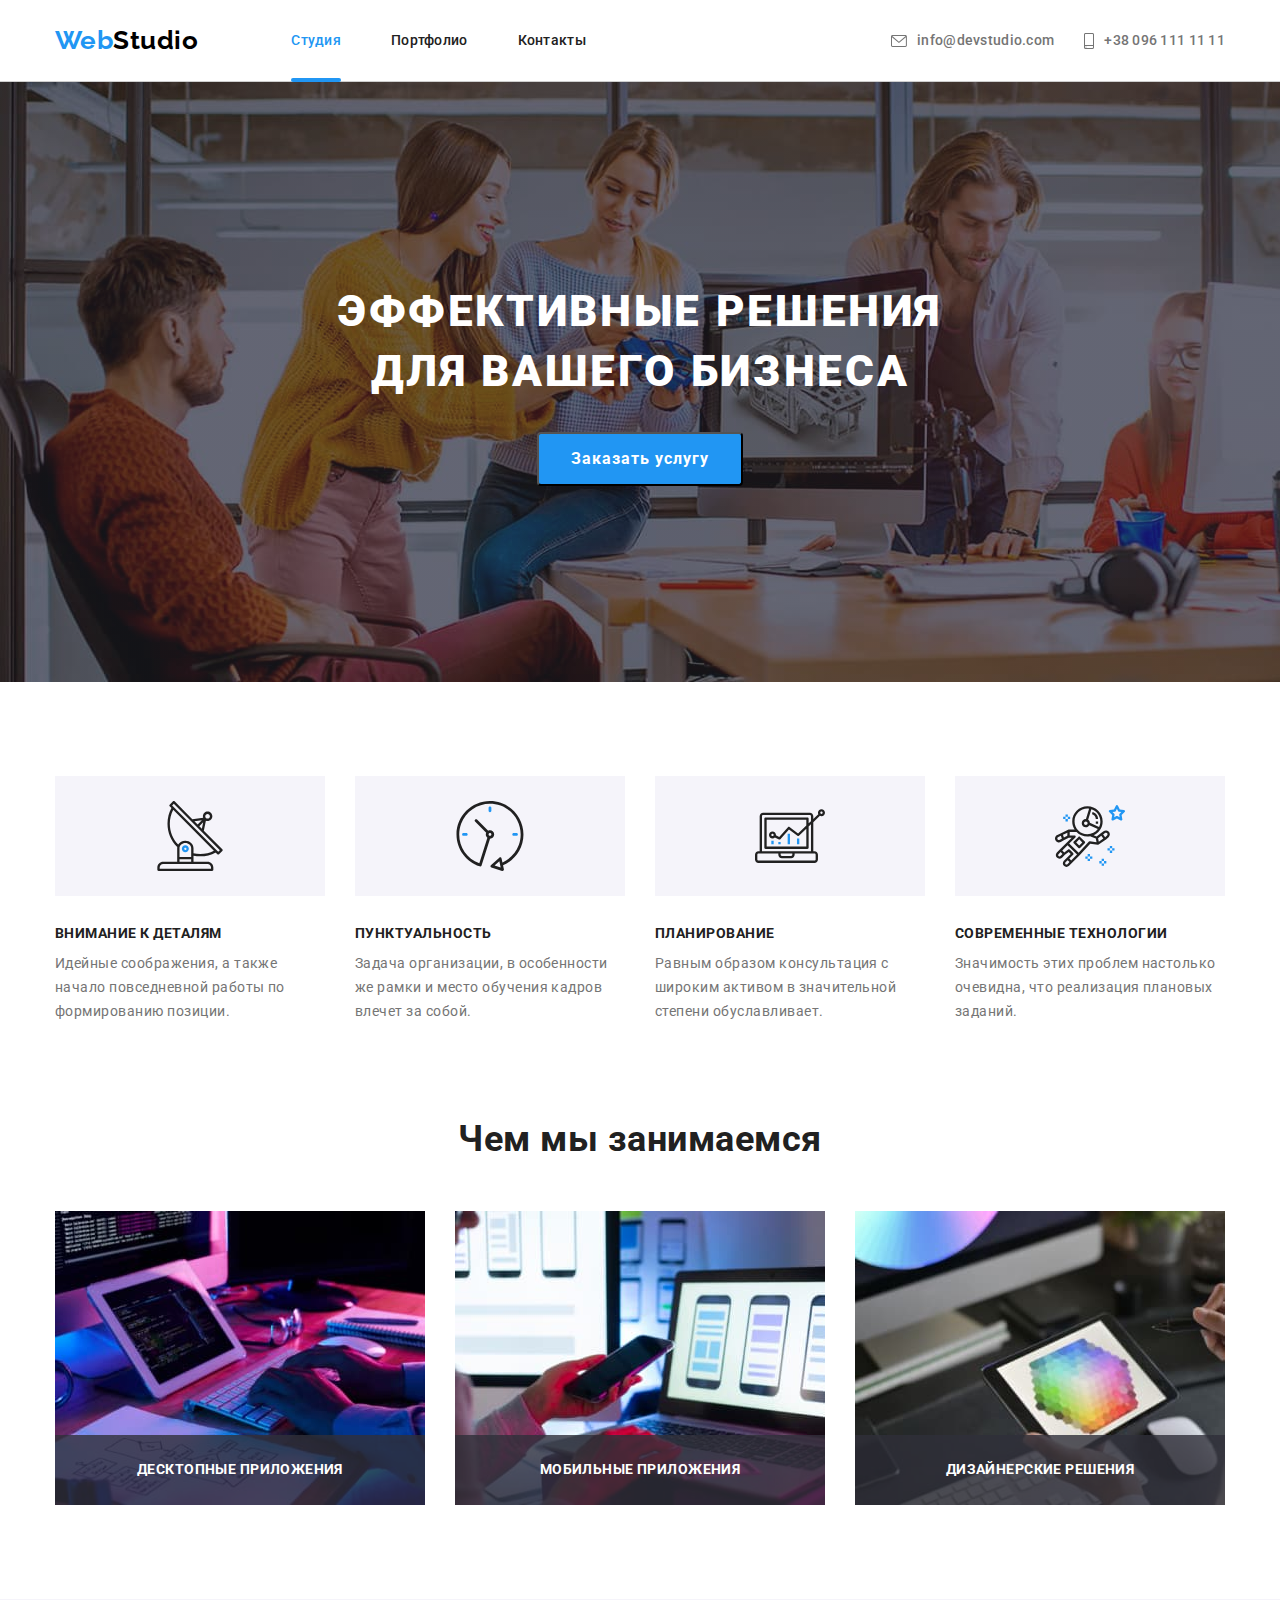
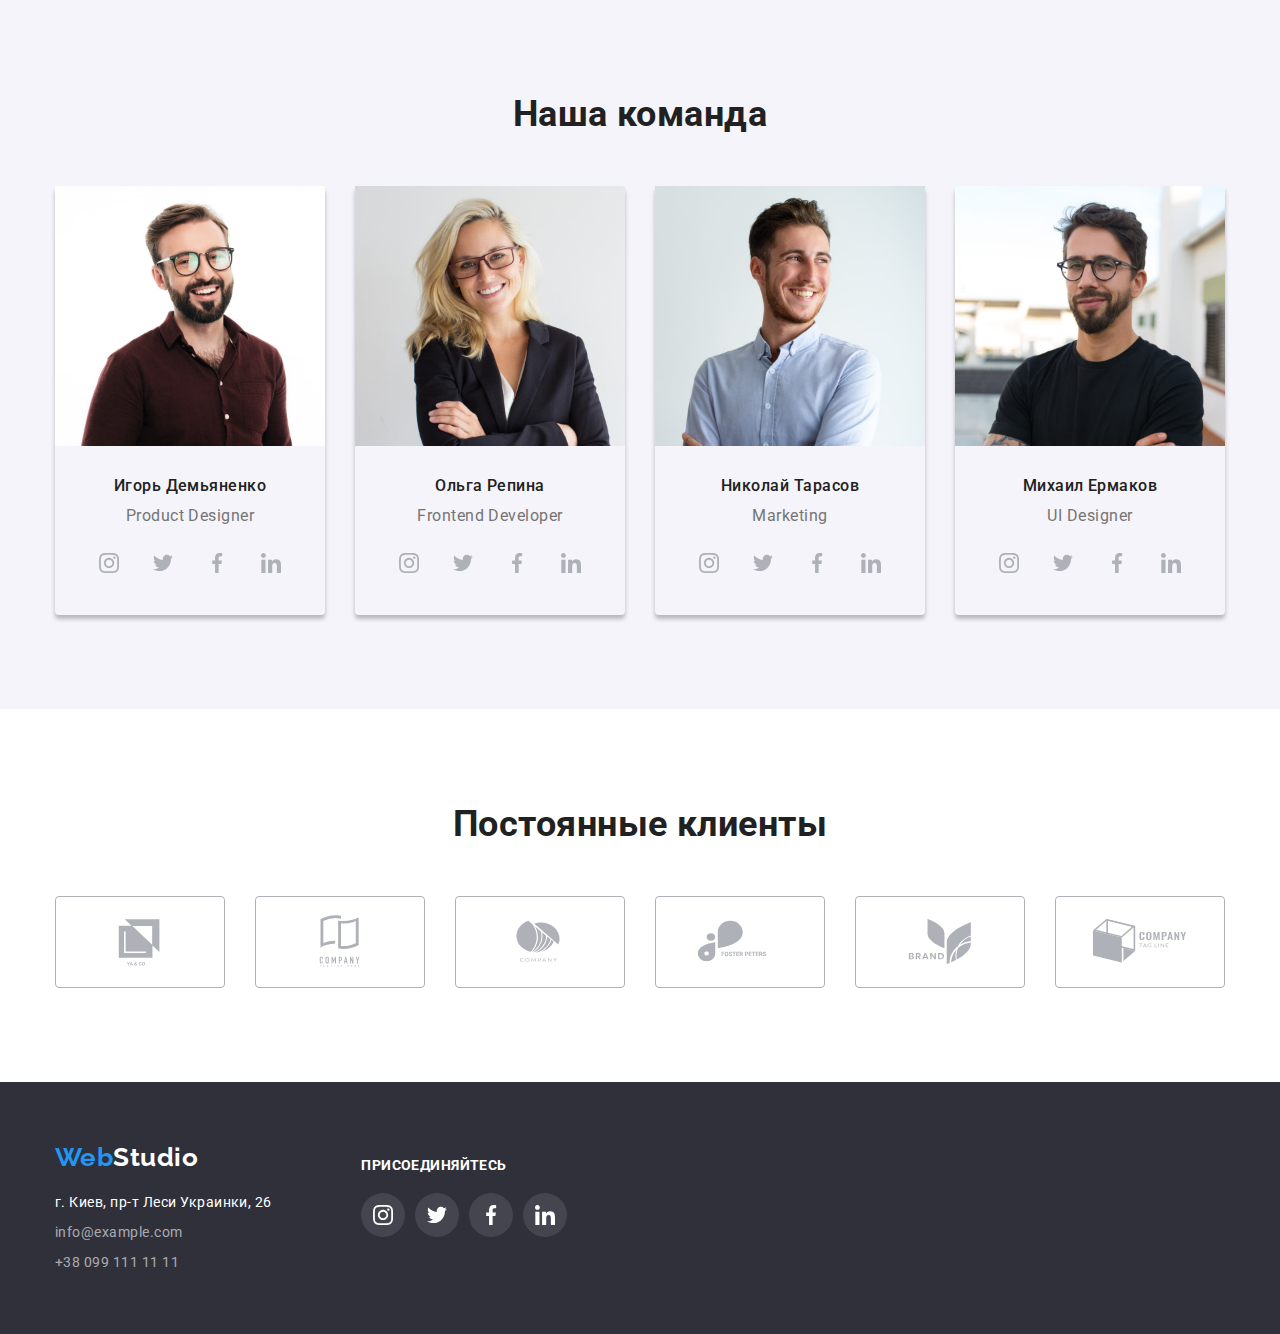
<file: index.html>
<!DOCTYPE html>
<html lang="ru">
<head>
    <meta charset="UTF-8">
    <meta http-equiv="X-UA-Compatible" content="IE=edge">
    <meta name="viewport" content="width=device-width, initial-scale=1.0">
    <link rel="preconnect" href="https://fonts.googleapis.com">
    <link rel="preconnect" href="https://fonts.gstatic.com" crossorigin>
    <link href="https://fonts.googleapis.com/css2?family=Raleway:wght@700&family=Roboto:wght@400;500;700;900&display=swap" rel="stylesheet">
    <link rel="stylesheet" href="https://cdnjs.cloudflare.com/ajax/libs/modern-normalize/1.1.0/modern-normalize.min.css">
    <title>WebStudio</title>
    <link rel="stylesheet" href="./css/styles.css"> 
</head>
<body>
    <header class="header-section">
    <div class="container header-container">
        <a href="" class="logo link" lang="en">Web<span class="header-logo">Studio</span></a>
        <nav>
            <ul class="list header-nav">
                <li class="nav-item"><a href="" class="header-link link current">Студия</a></li>
                <li class="nav-item"><a href="./portfolio.html" class="header-link link">Портфолио</a></li>
                <li class="nav-item"><a href="" class="header-link link">Контакты</a></li>
            </ul>
        </nav>
        <ul class="list header-cont">
            <li class="cont-item"><a href="malito:info@devstudio.com" class="header-contact link">
                <svg class="icon-header" width="16" height="12">
                    <use href="./images/icons.svg#icon-envelope"></use>
                 </svg>info@devstudio.com</a></li>
            <li class="cont-item"><a href="tel:+380961111111" class="header-contact link">
                <svg class="icon-header" width="10" height="16">
                    <use href="./images/icons.svg#icon-smartphone"></use>
                </svg>+38 096 111 11 11</a></li>
        </ul> 
    </div> 
    </header>
    <main>
        <section class="hero">
        <div class="container">
            <h1 class="hero-title">Эффективные решения<br>для вашего бизнеса</h1>
            <button type="button" class="button" data-modal-open>Заказать услугу</button>
        </div>
        </section>
        <section class="section">
        <div class="container">
            <!-- Заголовок должен быть скрыт, в html <h2 hidden></h2> -->
            <h2 class="visualy-hidden">Особенности</h2>
            <ul class="list spesifics">
                <li class=" item-spesifics">
                    <div class="container-spesifics">
                        <svg class="icon-spesifics" width="70" height="70">
                            <use href="./images/icons.svg#icon-antenna"></use>
                        </svg>
                    </div>
                    <h3 class="specifics-title">Внимание к деталям</h3>
                    <p class="specifics-text">Идейные соображения, а также начало повседневной работы по формированию позиции.</p>
                </li>
                <li class=" item-spesifics">
                    <div class="container-spesifics">
                        <svg class="icon-spesifics" width="70" height="70">
                            <use href="./images/icons.svg#icon-clock"></use>
                        </svg>
                    </div>
                    <h3 class="specifics-title">Пунктуальность</h3>
                    <p class="specifics-text">Задача организации, в особенности же рамки и место обучения кадров влечет за собой.</p>
                </li>
                <li class=" item-spesifics">
                    <div class="container-spesifics">
                        <svg class="icon-spesifics" width="70" height="70">
                            <use href="./images/icons.svg#icon-diagram"></use>
                        </svg>
                    </div>
                    <h3 class="specifics-title">планирование</h3>
                    <p class="specifics-text">Равным образом консультация с широким активом в значительной степени обуславливает.</p>
                </li>
                <li class=" item-spesifics">
                    <div class="container-spesifics">
                        <svg class="icon-spesifics" width="70" height="70">
                            <use href="./images/icons.svg#icon-astronaut"></use>
                        </svg>
                    </div>
                    <h3 class="specifics-title">современные технологии</h3>
                    <p class="specifics-text">Значимость этих проблем настолько очевидна, что реализация плановых заданий.</p>
                </li>
            </ul>
        </div>
        </section>
        <section class="work">
        <div class="container">
            <h2 class="section-title">Чем мы занимаемся</h2>
            <ul class="list photo-work">
                <li class="photo-work-item">
                    <img src="./images/box1.jpg" alt="Работа на планшете" width="370" height="294">
                    <div class="work-container">
                        <p class="work-text">Десктопные приложения</p>
                    </div>
                </li>
                <li class="photo-work-item">
                    <img src="./images/box2.jpg" alt="Работа с ноутом и телефоном" width="370" height="294">
                    <div class="work-container">
                        <p class="work-text">Мобильные приложения</p>
                    </div>
                </li>
                <li class="photo-work-item">
                    <img src="./images/box3.jpg" alt="Мозаика на планшете" width="370" height="294">
                    <div class="work-container">
                        <p class="work-text">Дизайнерские решения</p>
                    </div>
                </li>
            </ul>
        </div>
        </section>
        <section class="section team-section">
        <div class="container team">
            <h2 class="section-title">Наша команда</h2>
            <ul class="team-list list">
                <li class="team-item">
                    <img src="./images/img1.jpg" alt="Игорь Демьяненко" width="270" height="260">
                    <div class="team-cards">
                        <h3 class="photo-title">Игорь Демьяненко</h3>
                        <p class="photo-text" lang="en">Product Designer</p>
                        <ul class="team-soc-list list">
                            <li class="team-soc">
                                <a href="" class="team-soc-link">
                                    <svg class="icon-soc-team" width="20" height="20">
                                        <use href="./images/icons.svg#icon-instagram"></use>
                                    </svg>
                                </a>
                             </li>
                             <li class="team-soc">
                                <a href="" class="team-soc-link">
                                    <svg class="icon-soc-team" width="20" height="20">
                                        <use href="./images/icons.svg#icon-twitter"></use>
                                    </svg>
                                </a>
                             </li>
                             <li class="team-soc">
                                <a href="" class="team-soc-link">
                                    <svg class="icon-soc-team" width="20" height="20">
                                        <use href="./images/icons.svg#icon-facebook"></use>
                                    </svg>
                                </a>
                             </li>
                             <li class="team-soc">
                                <a href="" class="team-soc-link">
                                    <svg class="icon-soc-team" width="20" height="20">
                                        <use href="./images/icons.svg#icon-linkedin"></use>
                                    </svg>
                                </a>
                             </li>
                        </ul>
                    </div>
                </li>
                <li class="team-item">
                    <img src="./images/img2.jpg" alt="Ольга Репина" width="270" height="260">
                    <div class="team-cards">
                        <h3 class="photo-title">Ольга Репина</h3>
                        <p class="photo-text" lang="en">Frontend Developer</p>
                        <ul class="team-soc-list list">
                            <li class="team-soc">
                                <a href="" class="team-soc-link">
                                    <svg class="icon-soc-team" width="20" height="20">
                                        <use href="./images/icons.svg#icon-instagram"></use>
                                    </svg>
                                </a>
                             </li>
                             <li class="team-soc">
                                <a href="" class="team-soc-link">
                                    <svg class="icon-soc-team" width="20" height="20">
                                        <use href="./images/icons.svg#icon-twitter"></use>
                                    </svg>
                                </a>
                             </li>
                             <li class="team-soc">
                                <a href="" class="team-soc-link">
                                    <svg class="icon-soc-team" width="20" height="20">
                                        <use href="./images/icons.svg#icon-facebook"></use>
                                    </svg>
                                </a>
                             </li>
                             <li class="team-soc">
                                <a href="" class="team-soc-link">
                                    <svg class="icon-soc-team" width="20" height="20">
                                        <use href="./images/icons.svg#icon-linkedin"></use>
                                    </svg>
                                </a>
                             </li>
                        </ul>
                    </div>
                </li>
                <li class="team-item">
                    <img src="./images/img3.jpg" alt="Николай Тарасов" width="270" height="260">
                    <div class="team-cards">
                        <h3 class="photo-title">Николай Тарасов</h3>
                        <p class="photo-text" lang="en">Marketing</p>
                        <ul class="team-soc-list list">
                            <li class="team-soc">
                                <a href="" class="team-soc-link">
                                    <svg class="icon-soc-team" width="20" height="20">
                                        <use href="./images/icons.svg#icon-instagram"></use>
                                    </svg>
                                </a>
                             </li>
                             <li class="team-soc">
                                <a href="" class="team-soc-link">
                                    <svg class="icon-soc-team" width="20" height="20">
                                        <use href="./images/icons.svg#icon-twitter"></use>
                                    </svg>
                                </a>
                             </li>
                             <li class="team-soc">
                                <a href="" class="team-soc-link">
                                    <svg class="icon-soc-team" width="20" height="20">
                                        <use href="./images/icons.svg#icon-facebook"></use>
                                    </svg>
                                </a>
                             </li>
                             <li class="team-soc">
                                <a href="" class="team-soc-link">
                                    <svg class="icon-soc-team" width="20" height="20">
                                        <use href="./images/icons.svg#icon-linkedin"></use>
                                    </svg>
                                </a>
                             </li>
                        </ul>
                    </div>
                </li>
                <li class="team-item">
                    <img src="./images/img4.jpg" alt="Михаил Ермаков" width="270" height="260">
                    <div class="team-cards">
                        <h3 class="photo-title">Михаил Ермаков</h3>
                        <p class="photo-text" lang="en">UI Designer</p>
                        <ul class="team-soc-list list">
                            <li class="team-soc">
                                <a href="" class="team-soc-link">
                                    <svg class="icon-soc-team" width="20" height="20">
                                        <use href="./images/icons.svg#icon-instagram"></use>
                                    </svg>
                                </a>
                             </li>
                             <li class="team-soc">
                                <a href="" class="team-soc-link">
                                    <svg class="icon-soc-team" width="20" height="20">
                                        <use href="./images/icons.svg#icon-twitter"></use>
                                    </svg>
                                </a>
                             </li>
                             <li class="team-soc">
                                <a href="" class="team-soc-link">
                                    <svg class="icon-soc-team" width="20" height="20">
                                        <use href="./images/icons.svg#icon-facebook"></use>
                                    </svg>
                                </a>
                             </li>
                             <li class="team-soc">
                                <a href="" class="team-soc-link">
                                    <svg class="icon-soc-team" width="20" height="20">
                                        <use href="./images/icons.svg#icon-linkedin"></use>
                                    </svg>
                                </a>
                             </li>
                        </ul>
                    </div>
                </li>
            </ul>
        </div>
        </section>
        <section class="section">
            <div class="container clients">
                <h2 class="section-title">Постоянные клиенты</h2>
                <ul class="list client-list">
                    <li class="client-item">
                        <a href="" class="client-link">
                            <svg class="icon-client" width="106" height="60">
                                <use href="./images/icons.svg#icon-client1"></use>
                            </svg>
                         </a>
                    </li>
                    <li class="client-item">
                        <a href="" class="client-link">
                            <svg class="icon-client" width="106" height="60">
                                <use href="./images/icons.svg#icon-client2"></use>
                            </svg>
                         </a>
                    </li>
                    <li class="client-item">
                        <a href="" class="client-link">
                            <svg class="icon-client" width="106" height="60">
                                <use href="./images/icons.svg#icon-client3"></use>
                            </svg>
                         </a>
                    </li>
                    <li class="client-item">
                        <a href="" class="client-link">
                            <svg class="icon-client" width="106" height="60">
                                <use href="./images/icons.svg#icon-client4"></use>
                            </svg>
                         </a>
                    </li>
                    <li class="client-item">
                        <a href="" class="client-link">
                            <svg class="icon-client" width="106" height="60">
                                <use href="./images/icons.svg#icon-client5"></use>
                            </svg>
                         </a>
                    </li>
                    <li class="client-item">
                        <a href="" class="client-link">
                            <svg class="icon-client" width="106" height="60">
                                <use href="./images/icons.svg#icon-client6"></use>
                            </svg>
                         </a>
                    </li>
                </ul>
            </div>
        </section>
    </main>
    <footer class="footer">
    <div class="container footer-container">
        <div class="footer-contact-container">
            <a href="" class="logo link logo-link" lang="en">Web<span class="footer-logo">Studio</span></a>
            <address>
                <ul class="list footer-list">
                    <li class="footer-item"><a href="https://goo.gl/maps/xNYy4oC4myurMbKr9" class="footer-link link" target="_blank" rel="noopener noreferer nofollow">г. Киев, пр-т Леси Украинки, 26</a></li>
                    <li class="footer-item"><a href="malito:info@example.com" class="footer-contact link">info@example.com</a></li>
                    <li class="footer-item"><a href="tel:+380991111111" class="footer-contact link">+38 099 111 11 11</a></li>
                </ul>   
            </address>
        </div>
        <div class="footer-soc-container">
            <h2 class="footer-title">Присоединяйтесь</h2>
            <ul class="footer-soc-list">
                <li class="footer-soc-item">
                    <a href="" class="footer-soc-link">
                        <svg class="icon-soc-footer" width="20" height="20">
                            <use href="./images/icons.svg#icon-instagram"></use>
                        </svg>
                    </a>
                </li>
                <li class="footer-soc-item">
                    <a href="" class="footer-soc-link">
                        <svg class="icon-soc-footer" width="20" height="20">
                            <use href="./images/icons.svg#icon-twitter"></use>
                        </svg>
                    </a>
                </li>
                <li class="footer-soc-item">
                    <a href="" class="footer-soc-link">
                        <svg class="icon-soc-footer" width="20" height="20">
                            <use href="./images/icons.svg#icon-facebook"></use>
                        </svg>
                    </a>
                </li>
                <li class="footer-soc-item">
                    <a href="" class="footer-soc-link">
                        <svg class="icon-soc-footer" width="20" height="20">
                            <use href="./images/icons.svg#icon-linkedin"></use>
                        </svg>
                    </a>
                </li>
            </ul>
        </div>
    </div>
    </footer>
    <div class="backdrop is-hidden" data-modal>
        <div class="modal">
           <button type="button" class="modal-btn" data-modal-close>&#9587;</button> 
        </div>
    </div>
    <script src="./js/modal.js"></script>
</body>
</html>
</file>
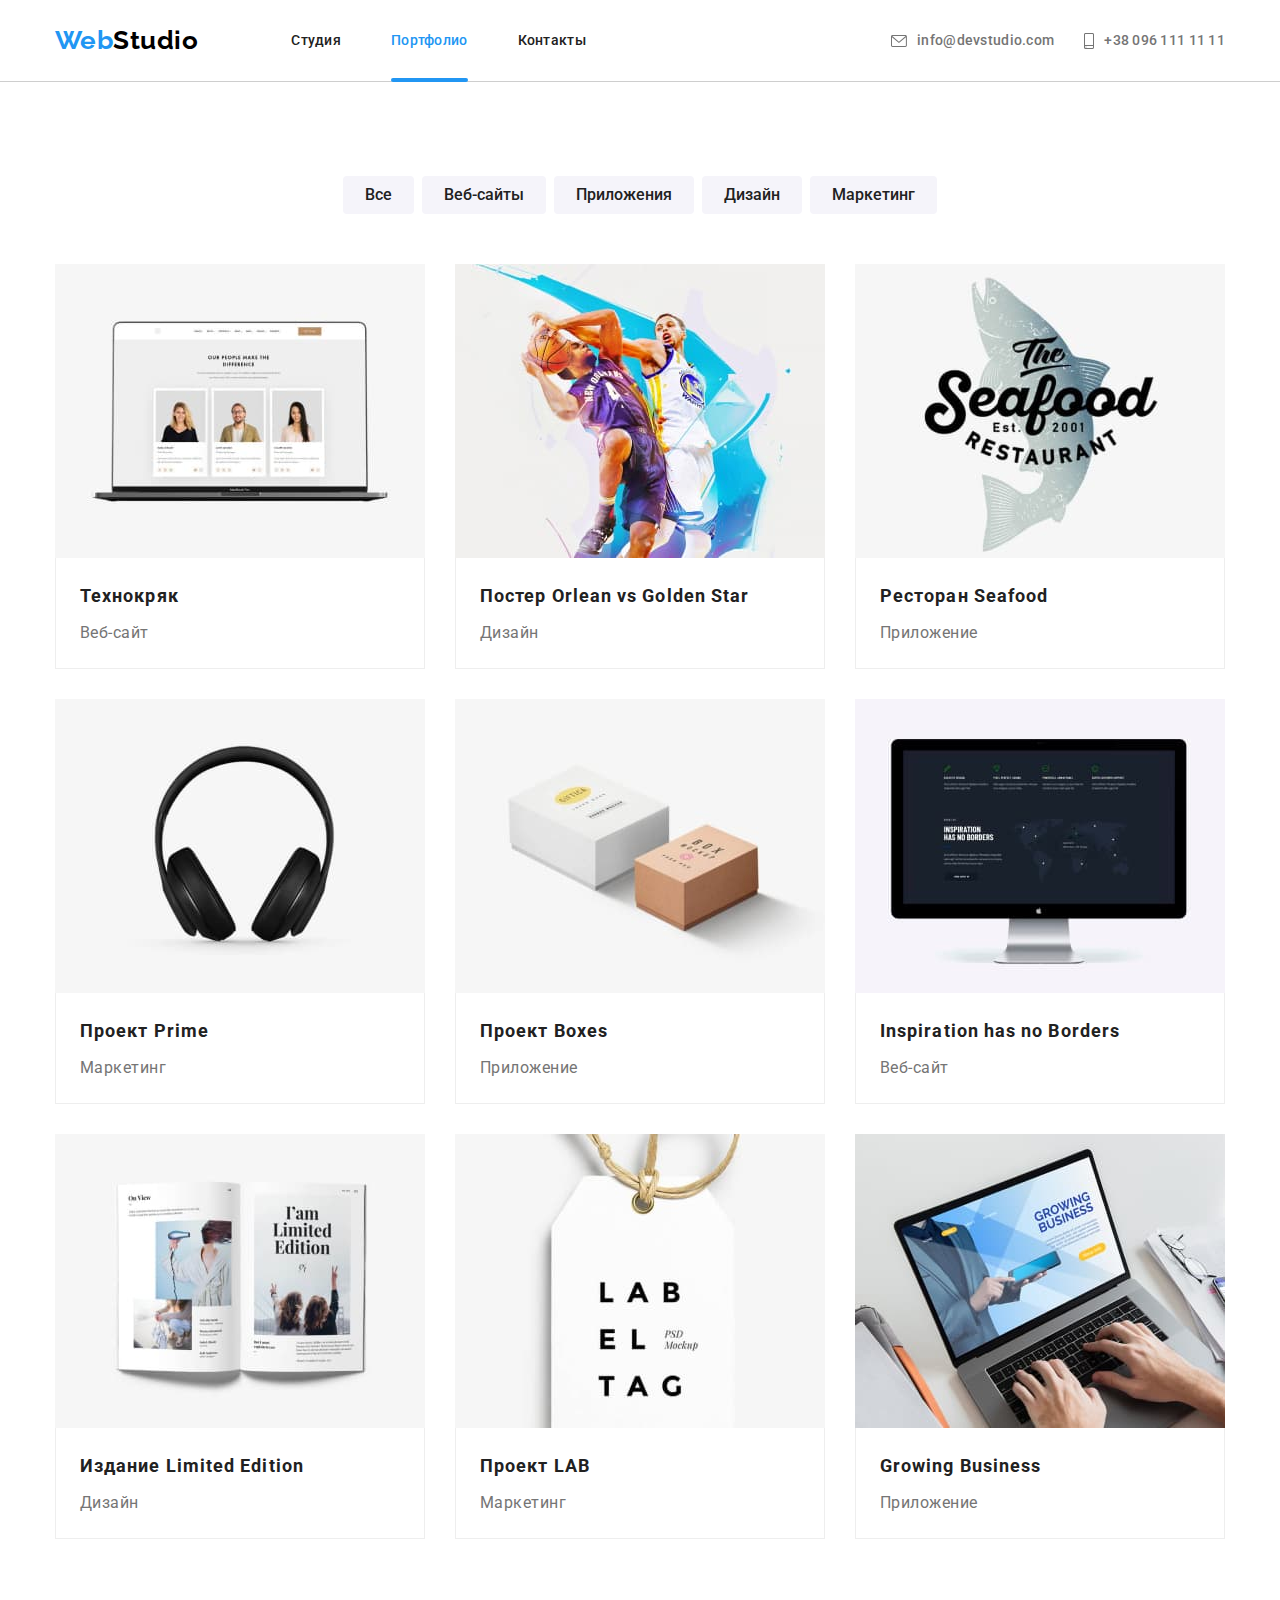
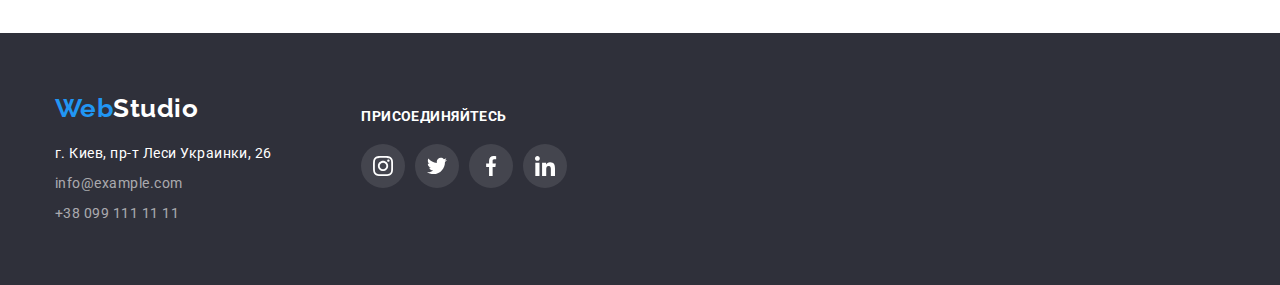
<file: portfolio.html>
<!DOCTYPE html>
<html lang="ru">
<head>
    <meta charset="UTF-8">
    <meta http-equiv="X-UA-Compatible" content="IE=edge">
    <meta name="viewport" content="width=device-width, initial-scale=1.0">
    <link rel="preconnect" href="https://fonts.googleapis.com">
    <link rel="preconnect" href="https://fonts.gstatic.com" crossorigin>
    <link href="https://fonts.googleapis.com/css2?family=Raleway:wght@700&family=Roboto:wght@400;500;700;900&display=swap" rel="stylesheet">
    <link rel="stylesheet" href="https://cdnjs.cloudflare.com/ajax/libs/modern-normalize/1.1.0/modern-normalize.min.css">
    <title>Portfolio</title>
    <link rel="stylesheet" href="./css/styles.css">
    
</head>
<body>
    <header class="header-section">
    <div class="container header-container">
        <a href="" class="logo link" lang="en">Web<span class="header-logo">Studio</span></a>
        <nav>
            <ul class="list header-nav">
                <li class="nav-item"><a href="./index.html" class="header-link link">Студия</a></li>
                <li class="nav-item"><a href="./portfolio.html" class="header-link link current">Портфолио</a></li>
                <li class="nav-item"><a href="" class="header-link link">Контакты</a></li>
            </ul>
        </nav>
        <ul class="list header-cont">
            <li class="cont-item"><a href="malito:info@devstudio.com" class="header-contact link">
                <svg class="icon-header" width="16" height="12">
                    <use href="./images/icons.svg#icon-envelope"></use>
                 </svg>info@devstudio.com</a></li>
            <li class="cont-item"><a href="tel:+380961111111" class="header-contact link">
                <svg class="icon-header" width="10" height="16">
                    <use href="./images/icons.svg#icon-smartphone"></use>
                </svg>+38 096 111 11 11</a></li>
        </ul> 
    </div>  
    </header>
    <main>
        <section class="section">
        <div class="container">
            <h1 class="visualy-hidden">Портфолио</h1>
            <ul class="list porfolio-button">
                <li class="portfolio-item-btn"><button type="button" class="button-secondary">Все</button></li>
                <li class="portfolio-item-btn"><button type="button" class="button-secondary">Веб-сайты</button></li>
                <li class="portfolio-item-btn"><button type="button" class="button-secondary">Приложения</button></li>
                <li class="portfolio-item-btn"><button type="button" class="button-secondary">Дизайн</button></li>
                <li class="portfolio-item-btn"><button type="button" class="button-secondary">Маркетинг</button></li>
            </ul>
            <ul class="list portfolio-list">
                <li class="portfolio-item">
                    <a href="" class="portfolio-link link">
                        <div class="portfolio-img-container">
                            <img src="./images/img21.jpg" alt="Открытый ноутбук" width="370" height="294">
                            <p class="portfolio-link-text">
                                Ресурс предлагает комплексные предложения с разным уровнем функционала и сервисов. Все это позволит посетителю получить исчерпывающие сведения о компании или частном лице.
                            </p>
                         </div>
                        <div class="portfolio-cards">
                            <h2 class="portfolio-title">Технокряк</h2>
                            <p class="portfolio-text">Веб-сайт</p>
                        </div>
                    </a>
                </li>
                <li class="portfolio-item">
                    <a href="" class="portfolio-link link">
                        <div class="portfolio-img-container">
                            <img src="./images/img22.jpg" alt="Два баскетболиста" width="370" height="294">
                            <p class="portfolio-link-text">
                                Ресурс предлагает комплексные предложения с разным уровнем функционала и сервисов. Все это позволит посетителю получить исчерпывающие сведения о компании или частном лице.
                            </p>
                        </div>
                        <div class="portfolio-cards">
                            <h2 class="portfolio-title">Постер <span lang="en">Orlean vs Golden Star</span></h2>
                            <p class="portfolio-text">Дизайн</p>
                        </div>
                    </a>
                </li>
                <li class="portfolio-item">
                    <a href="" class="portfolio-link link">
                        <div class="portfolio-img-container">
                            <img src="./images/img23.jpg" alt="Логотип ресторана" width="370" height="294">
                            <p class="portfolio-link-text">
                                Ресурс предлагает комплексные предложения с разным уровнем функционала и сервисов. Все это позволит посетителю получить исчерпывающие сведения о компании или частном лице.
                            </p>
                        </div>
                        <div class="portfolio-cards">
                            <h2 class="portfolio-title">Ресторан <span lang="en">Seafood</span></h2>
                            <p class="portfolio-text">Приложение</p>
                        </div>
                    </a>
                </li>
                <li class="portfolio-item">
                    <a href="" class="portfolio-link link">
                        <div class="portfolio-img-container">
                            <img src="./images/img24.jpg" alt="Наушники" width="370" height="294">
                            <p class="portfolio-link-text">
                                Ресурс предлагает комплексные предложения с разным уровнем функционала и сервисов. Все это позволит посетителю получить исчерпывающие сведения о компании или частном лице.
                            </p>
                        </div>
                        <div class="portfolio-cards">
                            <h2 class="portfolio-title">Проект <span lang="en">Prime</span></h2>
                            <p class="portfolio-text">Маркетинг</p>
                        </div>
                    </a>
                </li>
                <li class="portfolio-item">
                    <a href="" class="portfolio-link link">
                        <div class="portfolio-img-container">
                            <img src="./images/img25.jpg" alt="Две коробки" width="370" height="294">
                            <p class="portfolio-link-text">
                                Ресурс предлагает комплексные предложения с разным уровнем функционала и сервисов. Все это позволит посетителю получить исчерпывающие сведения о компании или частном лице.
                            </p>
                        </div>
                        <div class="portfolio-cards">
                            <h2 class="portfolio-title">Проект <span lang="en">Boxes</span></h2>
                            <p class="portfolio-text">Приложение</p>
                        </div>
                    </a>
                </li>
                <li class="portfolio-item">
                    <a href="" class="portfolio-link link">
                        <div class="portfolio-img-container">
                            <img src="./images/img26.jpg" alt="Работающий монитор" width="370" height="294">
                            <p class="portfolio-link-text">
                                Ресурс предлагает комплексные предложения с разным уровнем функционала и сервисов. Все это позволит посетителю получить исчерпывающие сведения о компании или частном лице.
                            </p>
                        </div>
                        <div class="portfolio-cards">
                            <h2 lang="en" class="portfolio-title">Inspiration has no Borders</h2>
                            <p class="portfolio-text">Веб-сайт</p>
                        </div>
                    </a>
                </li>
                <li class="portfolio-item">
                    <a href="" class="portfolio-link link">
                        <div class="portfolio-img-container">
                            <img src="./images/img27.jpg" alt="Открытая книга" width="370" height="294">
                            <p class="portfolio-link-text">
                                Ресурс предлагает комплексные предложения с разным уровнем функционала и сервисов. Все это позволит посетителю получить исчерпывающие сведения о компании или частном лице.
                            </p>
                         </div>
                        <div class="portfolio-cards">
                            <h2 class="portfolio-title">Издание <span>Limited Edition</span></h2>
                            <p class="portfolio-text">Дизайн</p>
                        </div>
                    </a>
                </li>
                <li class="portfolio-item">
                    <a href="" class="portfolio-link link">
                        <div class="portfolio-img-container">
                            <img src="./images/img28.jpg" alt="Бирка" width="370" height="294">
                            <p class="portfolio-link-text">
                                Ресурс предлагает комплексные предложения с разным уровнем функционала и сервисов. Все это позволит посетителю получить исчерпывающие сведения о компании или частном лице.
                            </p>
                        </div>
                        <div class="portfolio-cards">
                            <h2 class="portfolio-title">Проект <span>LAB</span></h2>
                            <p class="portfolio-text">Маркетинг</p>
                        </div>
                    </a>
                </li>
                <li class="portfolio-item">
                    <a href="" class="portfolio-link link">
                        <div class="portfolio-img-container">
                            <img src="./images/img29.jpg" alt="Работа на ноутбуке" width="370" height="294">
                            <p class="portfolio-link-text">
                                Ресурс предлагает комплексные предложения с разным уровнем функционала и сервисов. Все это позволит посетителю получить исчерпывающие сведения о компании или частном лице.
                            </p>
                        </div>
                        <div class="portfolio-cards">
                            <h2 lang="en" class="portfolio-title">Growing Business</h2>
                            <p class="portfolio-text">Приложение</p>
                        </div>
                    </a>
                </li>
            </ul>
        </div>
        </section>
    </main>
    <footer class="footer">
        <div class="container footer-container">
            <div class="footer-contact-container">
                <a href="" class="logo link logo-link" lang="en">Web<span class="footer-logo">Studio</span></a>
                <address>
                    <ul class="list footer-list">
                        <li class="footer-item"><a href="https://goo.gl/maps/xNYy4oC4myurMbKr9" class="footer-link link" target="_blank" rel="noopener noreferer nofollow">г. Киев, пр-т Леси Украинки, 26</a></li>
                        <li class="footer-item"><a href="malito:info@example.com" class="footer-contact link">info@example.com</a></li>
                        <li class="footer-item"><a href="tel:+380991111111" class="footer-contact link">+38 099 111 11 11</a></li>
                    </ul>   
                </address>
            </div>
            <div class="footer-soc-container">
                <h2 class="footer-title">Присоединяйтесь</h2>
                <ul class="footer-soc-list">
                    <li class="footer-soc-item">
                        <a href="" class="footer-soc-link">
                            <svg class="icon-soc-footer" width="20" height="20">
                                <use href="./images/icons.svg#icon-instagram"></use>
                            </svg>
                        </a>
                    </li>
                    <li class="footer-soc-item">
                        <a href="" class="footer-soc-link">
                            <svg class="icon-soc-footer" width="20" height="20">
                                <use href="./images/icons.svg#icon-twitter"></use>
                            </svg>
                        </a>
                    </li>
                    <li class="footer-soc-item">
                        <a href="" class="footer-soc-link">
                            <svg class="icon-soc-footer" width="20" height="20">
                                <use href="./images/icons.svg#icon-facebook"></use>
                            </svg>
                        </a>
                    </li>
                    <li class="footer-soc-item">
                        <a href="" class="footer-soc-link">
                            <svg class="icon-soc-footer" width="20" height="20">
                                <use href="./images/icons.svg#icon-linkedin"></use>
                            </svg>
                        </a>
                    </li>
                </ul>
            </div>
        </div>
        </footer>
</body>
</html>
</file>
<file: css/styles.css>
/* цвет текста заголовков, ссылок #212121 */ 

/* основной цвет текста #757575 */

/* текст белый #FFFFFF */

/* цвет ссылок в футере тел., почта #FFFFFF99 */

/* цвет ссылок активных #2196F3 */

:root {
    --primary-text-color: #757575;
    --title-text-color: #212121;
    --accent-color: #2196F3;
    --light-text-color: #FFFFFF;
    --primary-bg-color: #FFFFFF;
    --dark-bg-color: #2F303A;
    --buttom-bg-color: #F5F4FA;
    --timing-function: cubic-bezier(0.4, 0, 0.2, 1);  
}

html {
    box-sizing: border-box;
}

*,
*::before,
*::after {
    box-sizing: inherit;
}

body {
    font-family: Roboto, sans-serif;
    letter-spacing: 0.03em;
    background-color: var(--primary-bg-color);
    color: var(--primary-text-color);
}

h1,
h2,
h3,
h4,
h5,
h6,
p {
    margin: 0;
}

ul,
ol {
    padding-left: 0;
    margin: 0;
}
img {
    display: block;
}

.container {
    width: 1200px;
    padding-left: 15px;
    padding-right: 15px;
    margin: 0 auto;
    /* outline: 2px solid red; */
}
.list {
    list-style: none;
}
.link {
    text-decoration: none;
}
.visualy-hidden {
    position: absolute;
    white-space: nowrap;
    width: 1px;
    height: 1px;
    overflow: hidden;
    border: 0;
    padding: 0;
    clip: rect(0 0 0 0);
    clip-path: inset(50%);
    margin: -1px;
}
.section {
    padding-top: 94px;
    padding-bottom: 94px;
}
.logo {
    margin-right: 93px;
    color: var(--accent-color);
    font-family: 'Raleway';
    font-weight: 700;
    font-size: 26px;
    line-height: 1.2;
}

/* Header */

.header-section {
    padding: 25px 0px;
    border-bottom: 1px solid #cecece; 
}
.header-container {
    display: flex;
    align-items: center;
}
.header-logo {
    color: #000000;
} 
.header-nav {
    display: flex;
}
.header-nav .nav-item:not(:last-child) {
    margin-right: 50px;
}
.header-cont {
    display: flex;
    margin-left: auto;
}
.header-link {
    position: relative;
    display: block;
    height: 16px;
    font-weight: 500;
    font-size: 14px;
    line-height: 1.14;
    letter-spacing: 0.02em;
    color: var(--title-text-color);
    transition-property: color;
    transition-duration: 250ms;
    transition-timing-function: var(--timing-function);
}
.header-link:hover,
.header-link:focus {
    color: var(--accent-color);
}
.current {
    color: var(--accent-color);
}
.link.current::after {
    position: absolute;
    bottom: -33px;
    content: "";
    display: block;
    width: 100%;
    height: 4px;
    border-radius: 2px;
    background-color: var(--accent-color);
}
.header-cont .cont-item:not(:last-child) {
    margin-right: 30px;
}
.header-contact {
    display: flex;
    align-items: center;
    font-weight: 500;
    font-size: 14px;
    line-height: 1.14;
    letter-spacing: 0.02em;
    color: var(--primary-text-color);
    transition-property: color;
    transition-duration: 250ms;
    transition-timing-function: var(--timing-function);
}
.header-contact:hover,
.header-contact:focus {
    color: var(--accent-color);
}
.icon-header {
    margin-right: 10px;
    fill: currentColor;
}

/* Hero */
.hero {
    height: 600px;
    max-width: 1600px;
    margin-left: auto;
    margin-right: auto;
    padding-top: 200px;
    padding-bottom: 200px;
    text-align: center;
    background-color: #C4C4C4;
    background-image: linear-gradient(
        rgba(47, 48, 58, 0.4),
        rgba(47, 48, 58, 0.4)
        ),
        url(../images/hero-bg.jpg);
}
.hero-title {
    margin-bottom: 30px;
    font-weight: 900;
    font-size: 44px;
    line-height: 1.36;
    letter-spacing: 0.06em;
    text-transform: uppercase;
    color: var(--light-text-color);
}
.button {
    font-family: inherit;
    font-weight: 700;
    font-size: 16px;
    line-height: 1.88;
    letter-spacing: 0.06em;
    border-radius: 4px;
    padding: 10px 32px;
    color: var(--light-text-color);
    background-color: var(--accent-color);
    cursor: pointer;
}
.button-secondary {
    padding: 6px 22px;
    border-radius: 4px;
    border: transparent;
    font-family: inherit;
    font-weight: 500;
    font-size: 16px;
    line-height: 1.62;
    text-align: center;
    color: var(--title-text-color);
    background-color: var(--buttom-bg-color);
    cursor: pointer;
    transition-property: color, background-color, box-shadow;
    transition-duration: 250ms;
    transition-timing-function: var(--timing-function);
}

.button-secondary:hover,
.button-secondary:focus {
    color: var(--light-text-color);
    background-color: var(--accent-color);
    box-shadow: 0px 4px 4px 0px rgba(0, 0, 0, 0.25);
}
.porfolio-button {
    display: flex;
    justify-content: center;
    margin-bottom: 50px;
}
.porfolio-button .portfolio-item-btn:not(:last-child) {
    margin-right: 8px;
}
/* Section Особенности*/
.spesifics {
    display: flex;
}
.spesifics .item-spesifics:not(:last-child) {
    margin-right: 30px;
}
.item-spesifics {
    width: 270px;
}
.container-spesifics {
    display: flex;
    height: 120px;
    justify-content: center;
    align-items: center;
    margin-bottom: 30px;
    background-color: var(--buttom-bg-color); 

}
.section-title {
    margin-bottom: 50px;
    font-size: 36px;
    line-height: 1.2;
    text-align: center;
    color: var(--title-text-color);
}
/* Webstudio gallery*/

.specifics-title {
    margin-bottom: 10px;
    font-size: 14px;
    line-height: 1.14;
    text-transform: uppercase;
    color: var(--title-text-color);
}
.specifics-text {
    font-size: 14px;
    line-height: 1.71;
}
.work {
    padding-bottom: 94px;
}
.photo-work {
    display: flex;
}
.photo-work .photo-work-item:not(:last-child) {
   margin-right: 30px;
}
.photo-work-item {
    position: relative;
}
.work-container {
    position: absolute;
    bottom: 0;
    display: flex;
    width: 100%;
    height: 70px;
    justify-content: center;
    align-items: center;
    background-color: rgba(47, 48, 58, 0.8);
}
.work-text {
font-weight: 700; 
font-size: 14px;
line-height: 1.14;
letter-spacing: 0.03em;
text-transform: uppercase;
color: var(--light-text-color);
}
.team-section {
    background-color: #f5f4fa;
}
.team-list {
    display: flex;
}
.team-item {
    width: 270px;
    box-shadow: 0px 4px 4px 0px rgba(0, 0, 0, 0.25);
    border-radius: 4px;
}
.team-list .team-item:not(:last-child) {
    margin-right: 30px;
}
.team-cards {
    padding: 30px 0px;
}
.photo-title {
    margin-bottom: 10px;
    text-align: center;
    font-weight: 500;
    font-size: 16px;
    line-height: 1.2;
    color: var(--title-text-color);
}
.photo-text {
    margin-bottom: 16px;
    text-align: center;
    font-size: 16px;
    line-height: 1.2;
}
.team-soc-list {
    display: flex;
    justify-content: center;
}
.team-soc {
    display: flex;
}
.team-soc + .team-soc {
    margin-left: 10px;
}
.team-soc-link {
    display: flex;
    justify-content: center;
    align-items: center;
    width: 44px;
    height: 44px;
    border-radius: 50%;
    color: #afb1b8;
    transition-property: color, background-color;
    transition-duration: 250ms;
    transition-timing-function: var(--timing-function);
}
.team-soc-link:hover,
.team-soc-link:focus {
    background-color: var(--accent-color);
    color: #FFFFFF;
}
.icon-soc-team {
    fill: currentColor;
}
.icon-soc-team:hover {
    fill: currentColor;
}

/* Постоянные клиенты */
.client-list {
    display: flex;
}
.client-item + .client-item {
    margin-left: 30px;
}
.client-link {
    display: flex;
    width: 170px;
    height: 92px;
    border: 1px solid #afb1b8;
    border-radius: 4px;
    justify-content: center;
    align-items: center;
    cursor: pointer;
    color: #afb1b8;
    transition-property: color, border-color;
    transition-duration: 250ms;
    transition-timing-function: var(--timing-function);
}
.client-link:hover,
.client-link:focus {
    border-color: var(--accent-color);
    color: var(--accent-color);
}
.icon-client {
    fill: currentColor;
}
.icon-client:hover,
.icon-client:focus {
    fill: currentColor;
}
/* Portfolio */

.portfolio-list {
    display: flex;
    flex-wrap: wrap;
    margin-left: -30px;
    margin-top: -30px;
}
.portfolio-item {
    width: calc(100% / 3 - 30px);
    margin-left: 30px;
    margin-top: 30px;
}

.portfolio-link {
    display: block;
    transition-property: box-shadow;
    transition-duration: 250ms;
    transition-timing-function: var(--timing-function);
}

.portfolio-link:hover,
.portfolio-link:focus {
    cursor: pointer;
    box-shadow: 0px 4px 4px 0px rgba(0, 0, 0, 0.25);
}
.portfolio-cards {
    padding: 20px 24px 20px;
    border: 1px solid #eeeeee;
    border-top: none; 
}
.portfolio-img-container {
    position: relative;
    overflow: hidden;
}
.portfolio-link-text {
    position: absolute;
    top: 0;
    height: 100%;
    padding: 63px 24px;
    font-size: 18px;
    line-height: 1.56;
    letter-spacing: 0.03em;
    color: var(--light-text-color);
    background-color: rgba(33, 150, 243, 0.9);
    transform: translateY(100%);
    transition: transform 250ms;
    transition-timing-function: var(--timing-function);
    overflow: auto;
}
.portfolio-link:hover .portfolio-link-text,
.portfolio-link:focus .portfolio-link-text{
    transform: translateY(0%);
}

.portfolio-title {
    height: 36px;
    margin-bottom: 4px;

    font-size: 18px;
    line-height: 2.0;
    letter-spacing: 0.06em;
    color: var(--title-text-color);
}
.portfolio-text {
    height: 30px;
    font-size: 16px;
    line-height: 1.88;
    color: var(--primary-text-color);
}

/* Footer */
.footer {
    padding: 60px 0px; 
    background-color: var(--dark-bg-color);
}
.footer-container {
    display: flex;
}
.footer-contact-container {
    margin-right: 70px;
}
.logo-link {
    display: block;
    margin-bottom: 20px;
}
.footer-logo {
    color: #FFFFFF;
}

address {
    font-style: normal;
}
.footer-list .footer-item:not(:last-child) {
    margin-bottom: 9px;
}
.footer-item {
    height: 21px;
}
.footer-link {
    font-size: 14px;
    line-height: 1.71px;
    color: var(--light-text-color);
    transition-property: color;
    transition-duration: 250ms;
    transition-timing-function: var(--timing-function);
}

.footer-link:hover,
.footer-link:focus {
    color: var(--accent-color);
}
.footer-contact {
    font-size: 14px;
    line-height: 1.71px;
    color: rgba(255, 255, 255, 0.6);
    transition-property: color;
    transition-duration: 250ms;
    transition-timing-function: var(--timing-function);
}

.footer-contact:hover,
.footer-contact:focus {
    color: var(--accent-color)
}
.footer-title {
    font-size: 14px;
    height: 1.14;
    letter-spacing: 0.03em;
    text-transform: uppercase;
    margin-bottom: 20px;
    color: var(--light-text-color);
}
.footer-soc-container {
    display: block;
    width: 206px;
    height: 80px;
    margin-top: 15px;
}
.footer-soc-list {
    display: flex;
}
.footer-soc-item {
    display: flex;
}
.footer-soc-item + .footer-soc-item {
    margin-left: 10px;
}
.footer-soc-link {
    display: flex;
    justify-content: center;
    align-items: center;
    width: 44px;
    height: 44px;
    border-radius: 50%;
    cursor: pointer;
    background-color: rgba(255, 255, 255, 0.1);
    transition-property: background-color;
    transition-duration: 250ms;
    transition-timing-function: var(--timing-function);
}
.footer-soc-link:hover,
.footer-soc-link:focus {
    background-color: var(--accent-color);
}
.icon-soc-footer {
    fill: #FFFFFF;
}
.backdrop {
    position: fixed;
    top: 0;
    left: 0;
    width: 100%;
    height: 100%;
    background-color: rgba(0, 0, 0, 0.2);
    transition: opacity 400ms, visibility 400ms;
}
.backdrop.is-hidden .modal {
    transform: scale(0.1);
}
.modal {
    position: absolute;
    top: 50%;
    left: 50%;
    transform: translate(-50%, -50%);
    width: 528px;
    min-height: 581px;
    background-color: var(--primary-bg-color);
    transition: transform 400ms;
}
.modal-btn {
    position: absolute;
    top: 8px;
    right: 8px;
    width: 30px;
    height: 30px;
    border-radius: 50%;
    background-color: transparent;
    border: 1px solid rgba(0, 0, 0, 0.1);
}
.is-hidden {
    opacity: 0;
    pointer-events: none;
    visibility: hidden;
}
</file>
